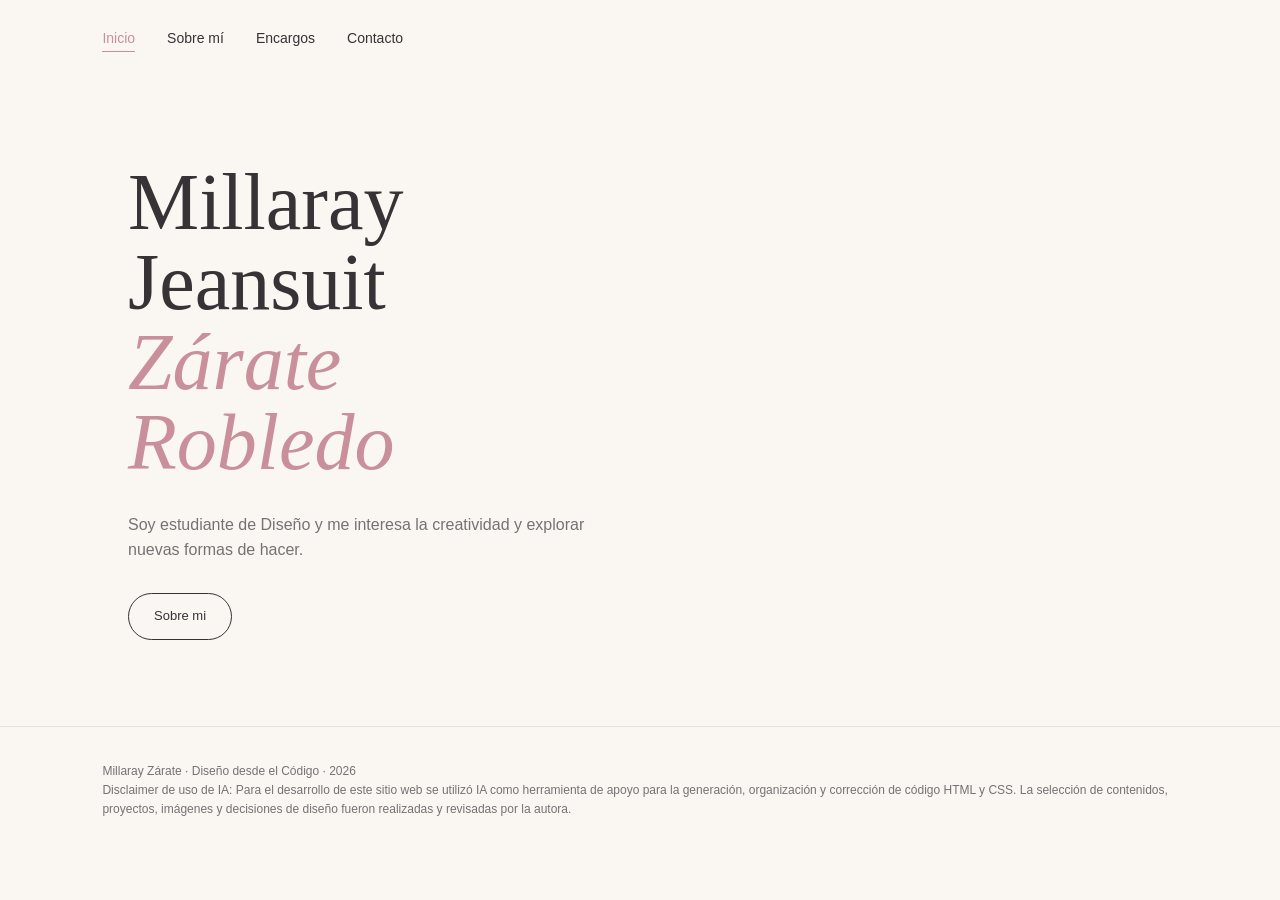
<file: index.html>
<!DOCTYPE html>
<html lang="es">

<head>
    <meta charset="UTF-8">
    <meta name="viewport" content="width=device-width, initial-scale=1.0">

    <title>Mi página | Inicio</title>

    <link rel="stylesheet" href="estilo.css">
</head>

<body>

    <header>

        <nav>


            <ul>
                <li><a href="index.html" class="activo">Inicio</a></li>
                <li><a href="info.html">Sobre mí</a></li>
                <li><a href="encargos.html">Encargos</a></li>
                <li><a href="contacto.html">Contacto</a></li>
            </ul>

        </nav>

    </header>


    <main>

        <section class="inicio">

            <div class="texto">

                <h1>
                    Millaray Jeansuit
                    <em>Zárate Robledo</em>
                </h1>

                <p class="descripcion">
                    Soy estudiante de Diseño y me interesa
                    la creatividad y explorar
                    nuevas formas de hacer.
                </p>

                <a href="info.html" class="boton">
                    Sobre mi
                </a>

            </div>

            </div>

        </section>


    </main>

</body>
  <footer>

    <p>
        Millaray Zárate · Diseño desde el Código · 2026
    </p>

    <p class="disclaimer">
        Disclaimer de uso de IA: Para el desarrollo de este sitio web
        se utilizó IA como herramienta de apoyo para la generación,
        organización y corrección de código HTML y CSS. La selección de
        contenidos, proyectos, imágenes y decisiones de diseño fueron
        realizadas y revisadas por la autora.
    </p>

</footer>
</html>
</file>
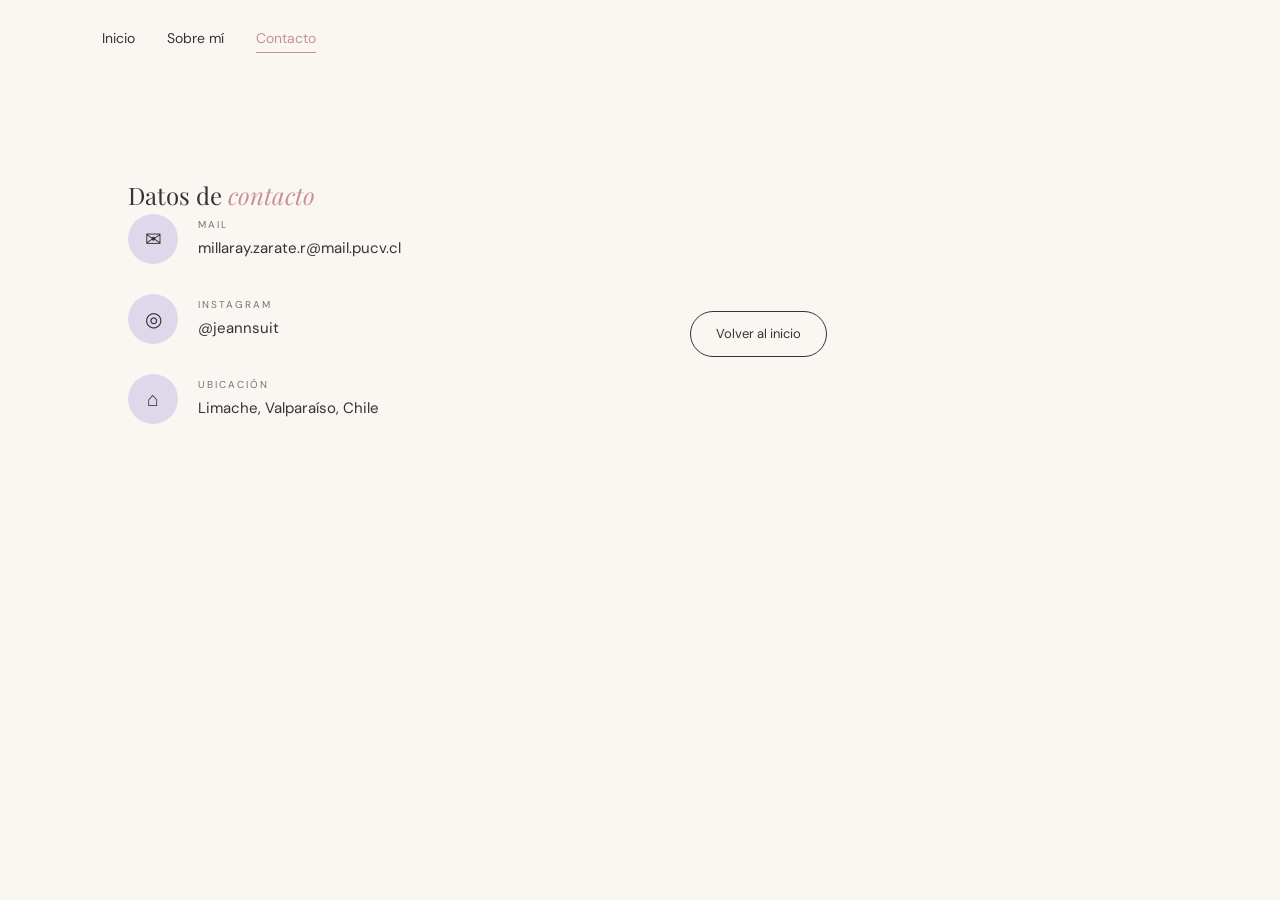
<file: contacto.html>
<!DOCTYPE html>
<html lang="es">

<head>

    <meta charset="UTF-8">
    <meta name="viewport" content="width=device-width, initial-scale=1.0">

    <title>Contacto | Millaray Zárate Robledo</title>

    <link rel="preconnect" href="https://fonts.googleapis.com">
    <link rel="preconnect" href="https://fonts.gstatic.com" crossorigin>

    <link href="https://fonts.googleapis.com/css2?family=DM+Sans:wght@400;500;600&family=Playfair+Display:ital,wght@0,400;0,500;1,400&display=swap" rel="stylesheet">

    <link rel="stylesheet" href="estilo.css">

</head>

<body>

<header>

    <nav>

        <ul class="menu">

            <li>
                <a href="index.html">
                    Inicio
                </a>
            </li>

            <li>
                <a href="info.html">
                    Sobre mí
                </a>
            </li>

            <li>
                <a href="contacto.html" class="activo">
                    Contacto
                </a>
            </li>

        </ul>

    </nav>

</header>


<main class="pagina">


    <!-- TÍTULO -->

    <section class="titulo-pagina">

        <h1>
            Datos de 
            <em>contacto</em>
        </h1>

    </section>


    <!-- CONTACTO -->

    <section class="contacto">

        <div class="contacto-info">

            <div class="contacto-item">

                <span>✉</span>

                <div>
                    <small>MAIL</small>
                    <p>millaray.zarate.r@mail.pucv.cl</p>
                </div>

            </div>


            <div class="contacto-item">

                <span>◎</span>

                <div>
                    <small>INSTAGRAM</small>
                    <p>@jeannsuit</p>
                </div>

            </div>


            <div class="contacto-item">

                <span>⌂</span>

                <div>
                    <small>UBICACIÓN</small>
                    <p>Limache, Valparaíso, Chile</p>
                </div>

            </div>

        </div>


        <!-- MENSAJE -->

        <div class="mensaje-contacto">

            <a href="index.html" class="boton">
                Volver al inicio
            </a>

        </div>

    </section>

</main>

</body>
</html>
</file>
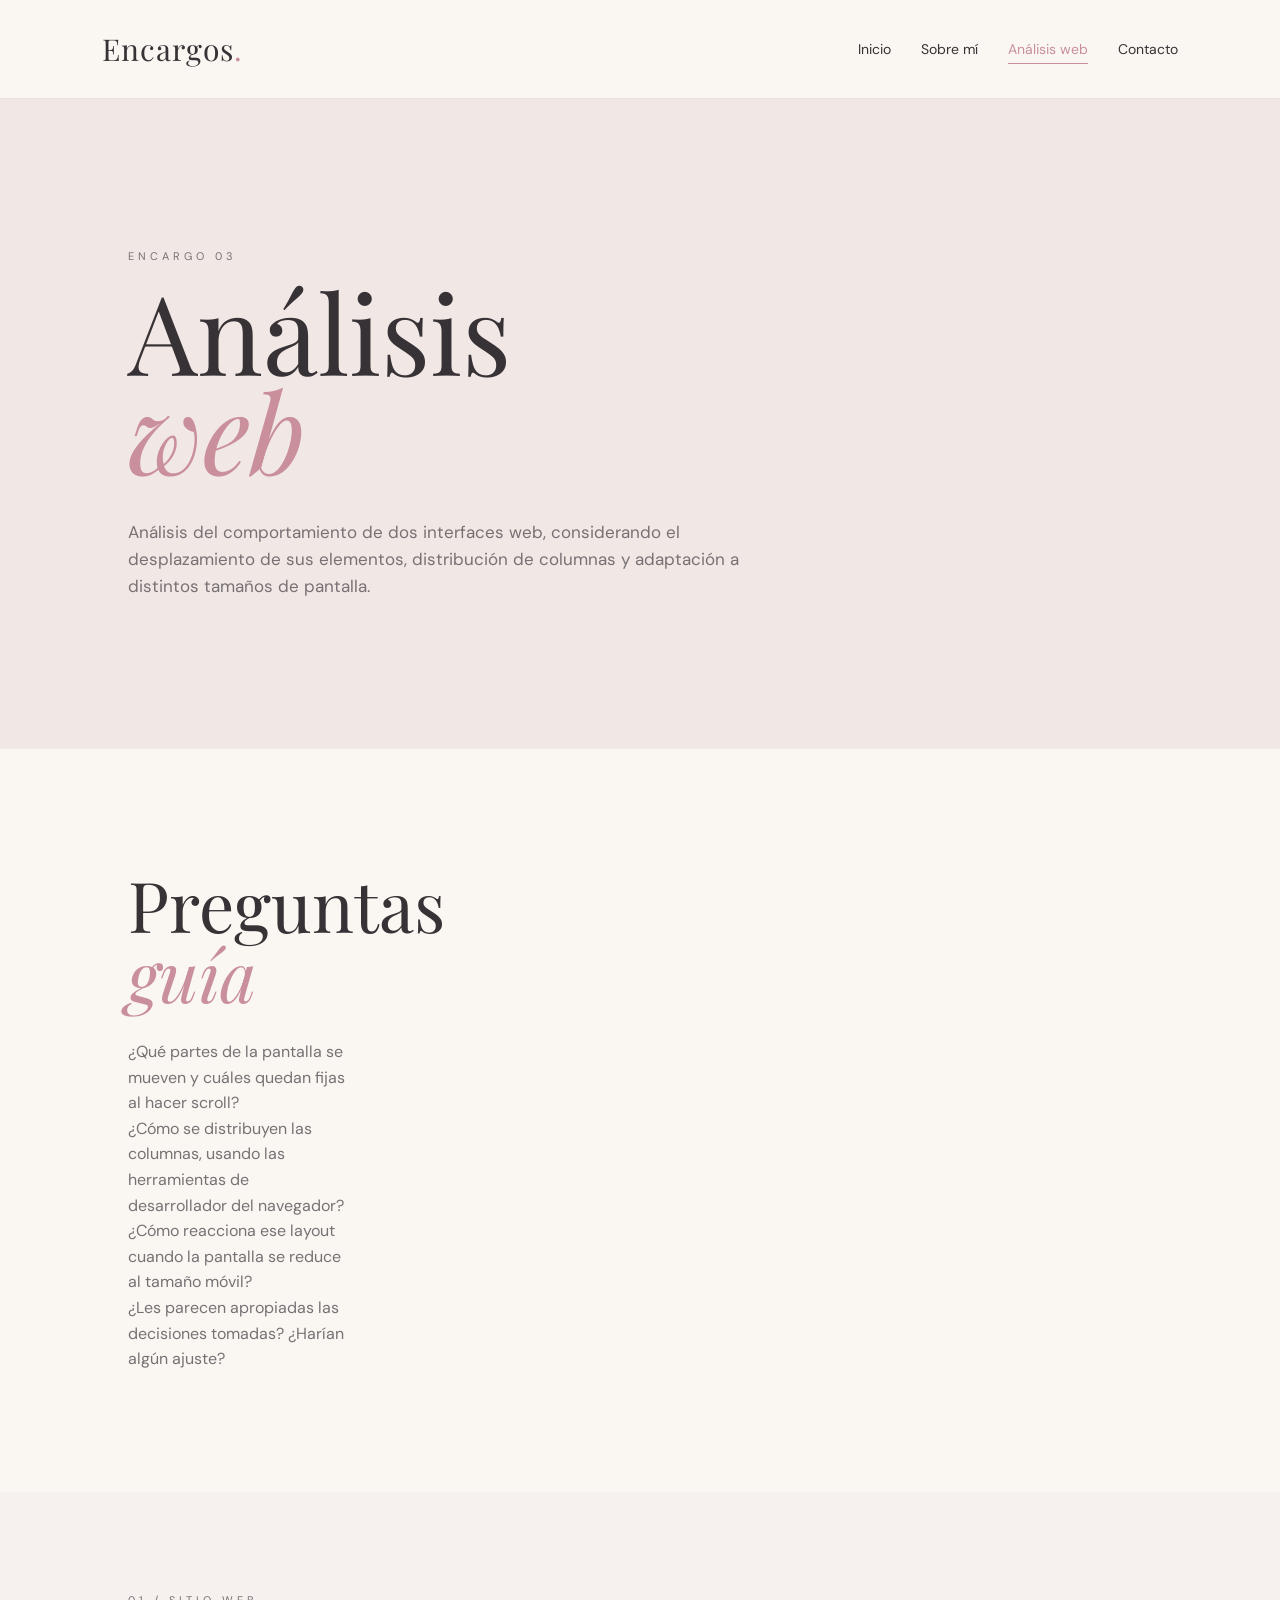
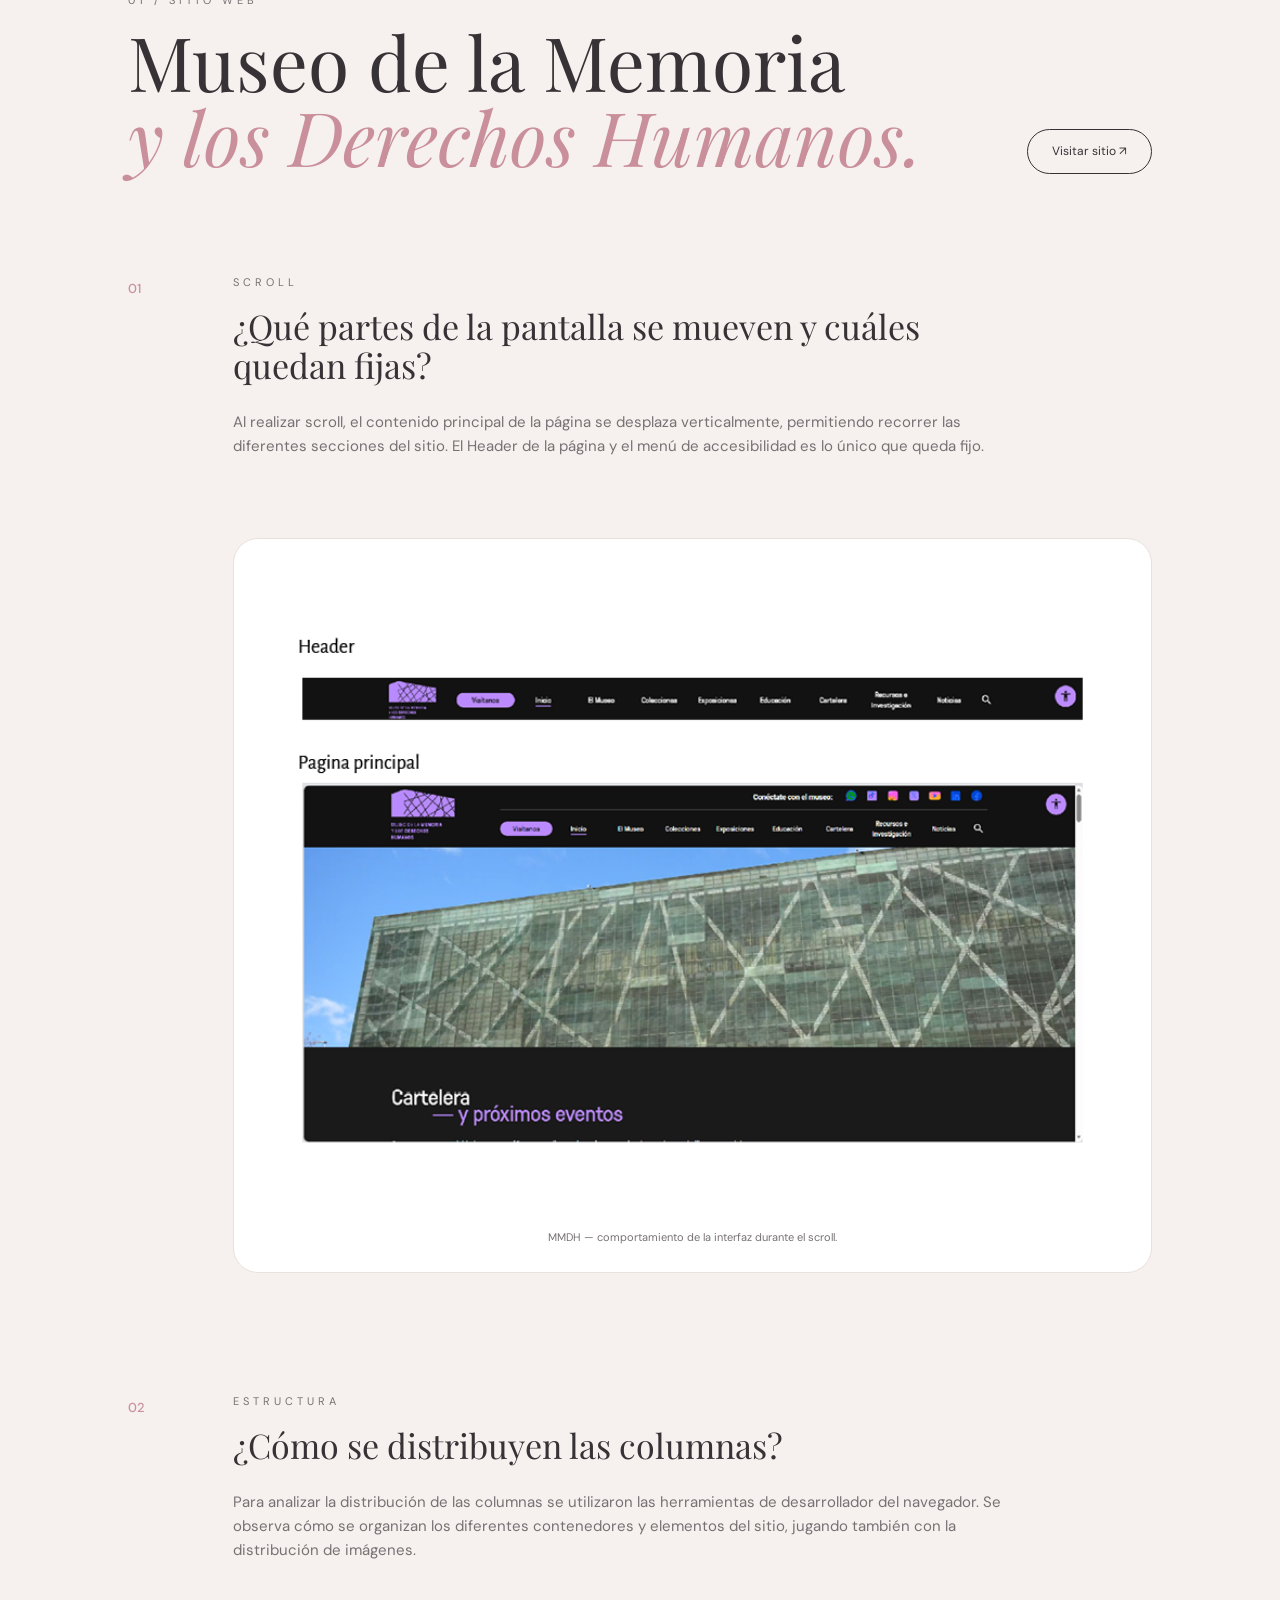
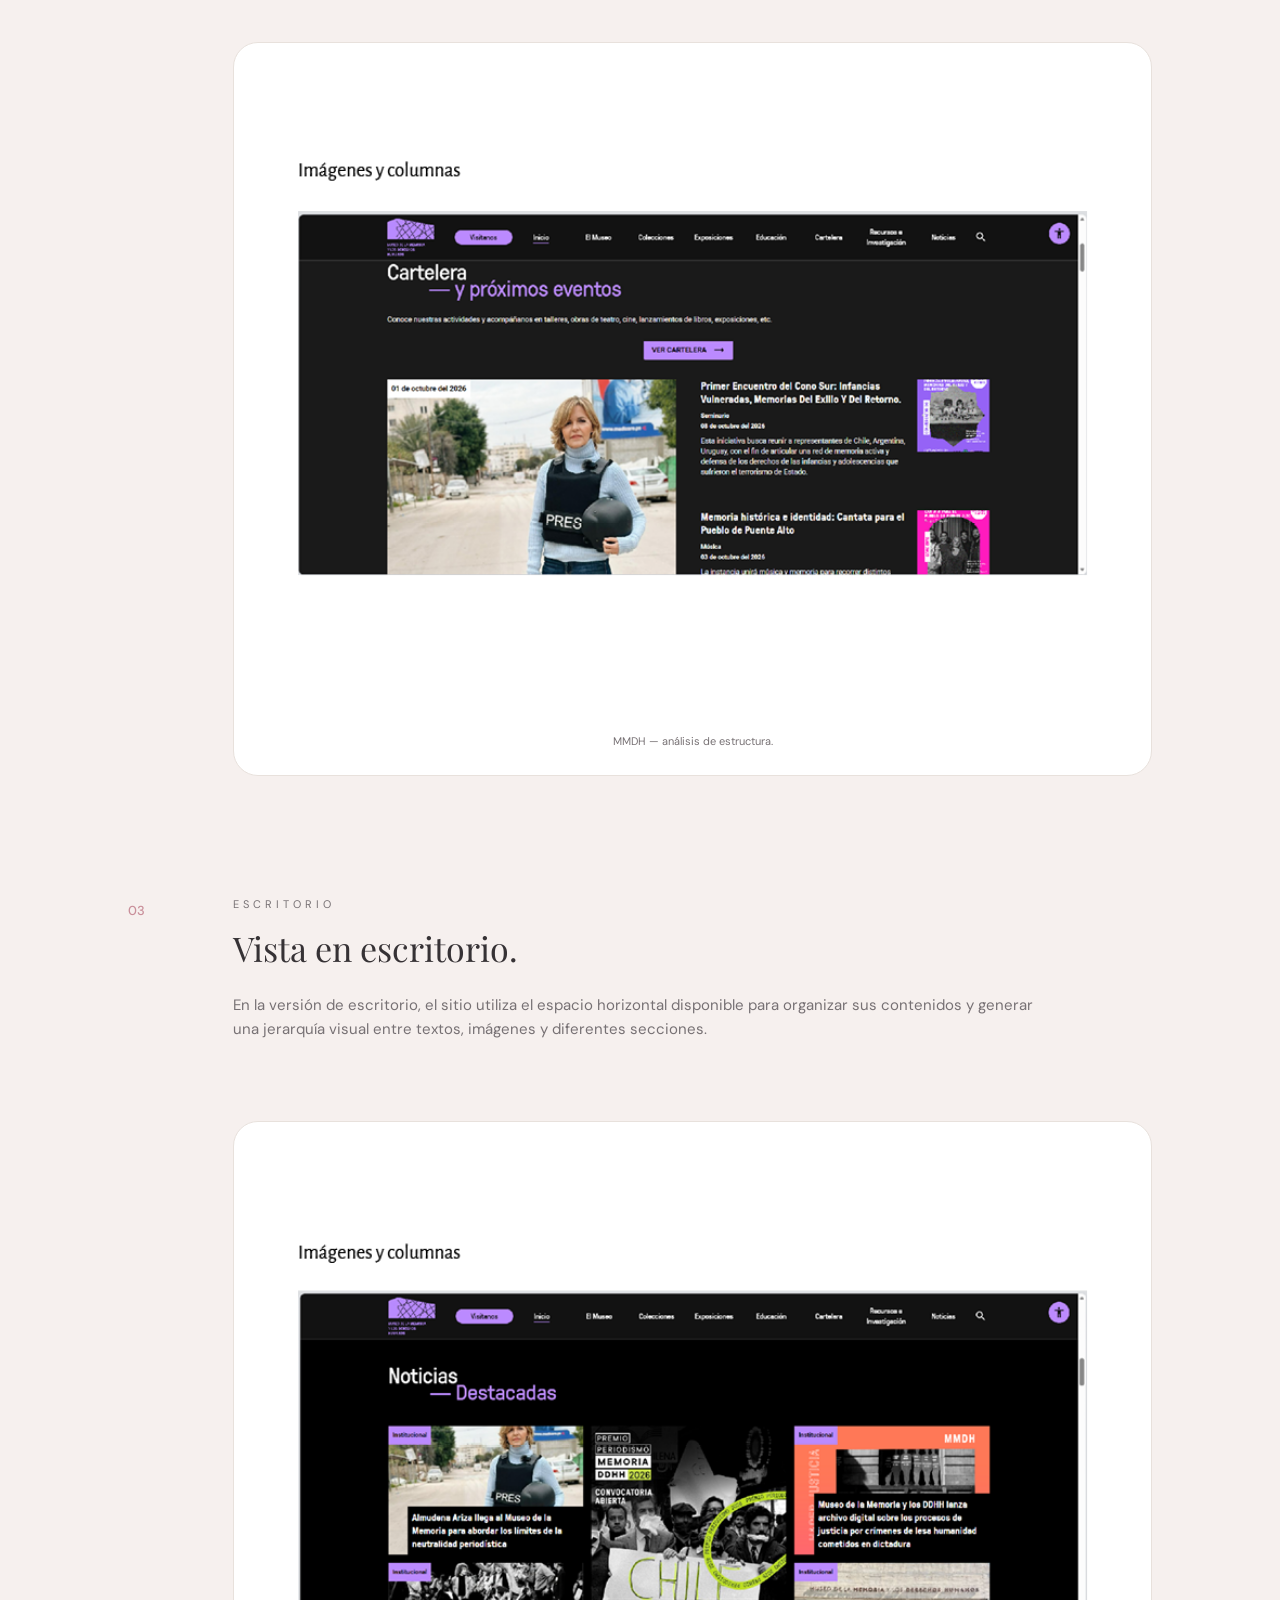
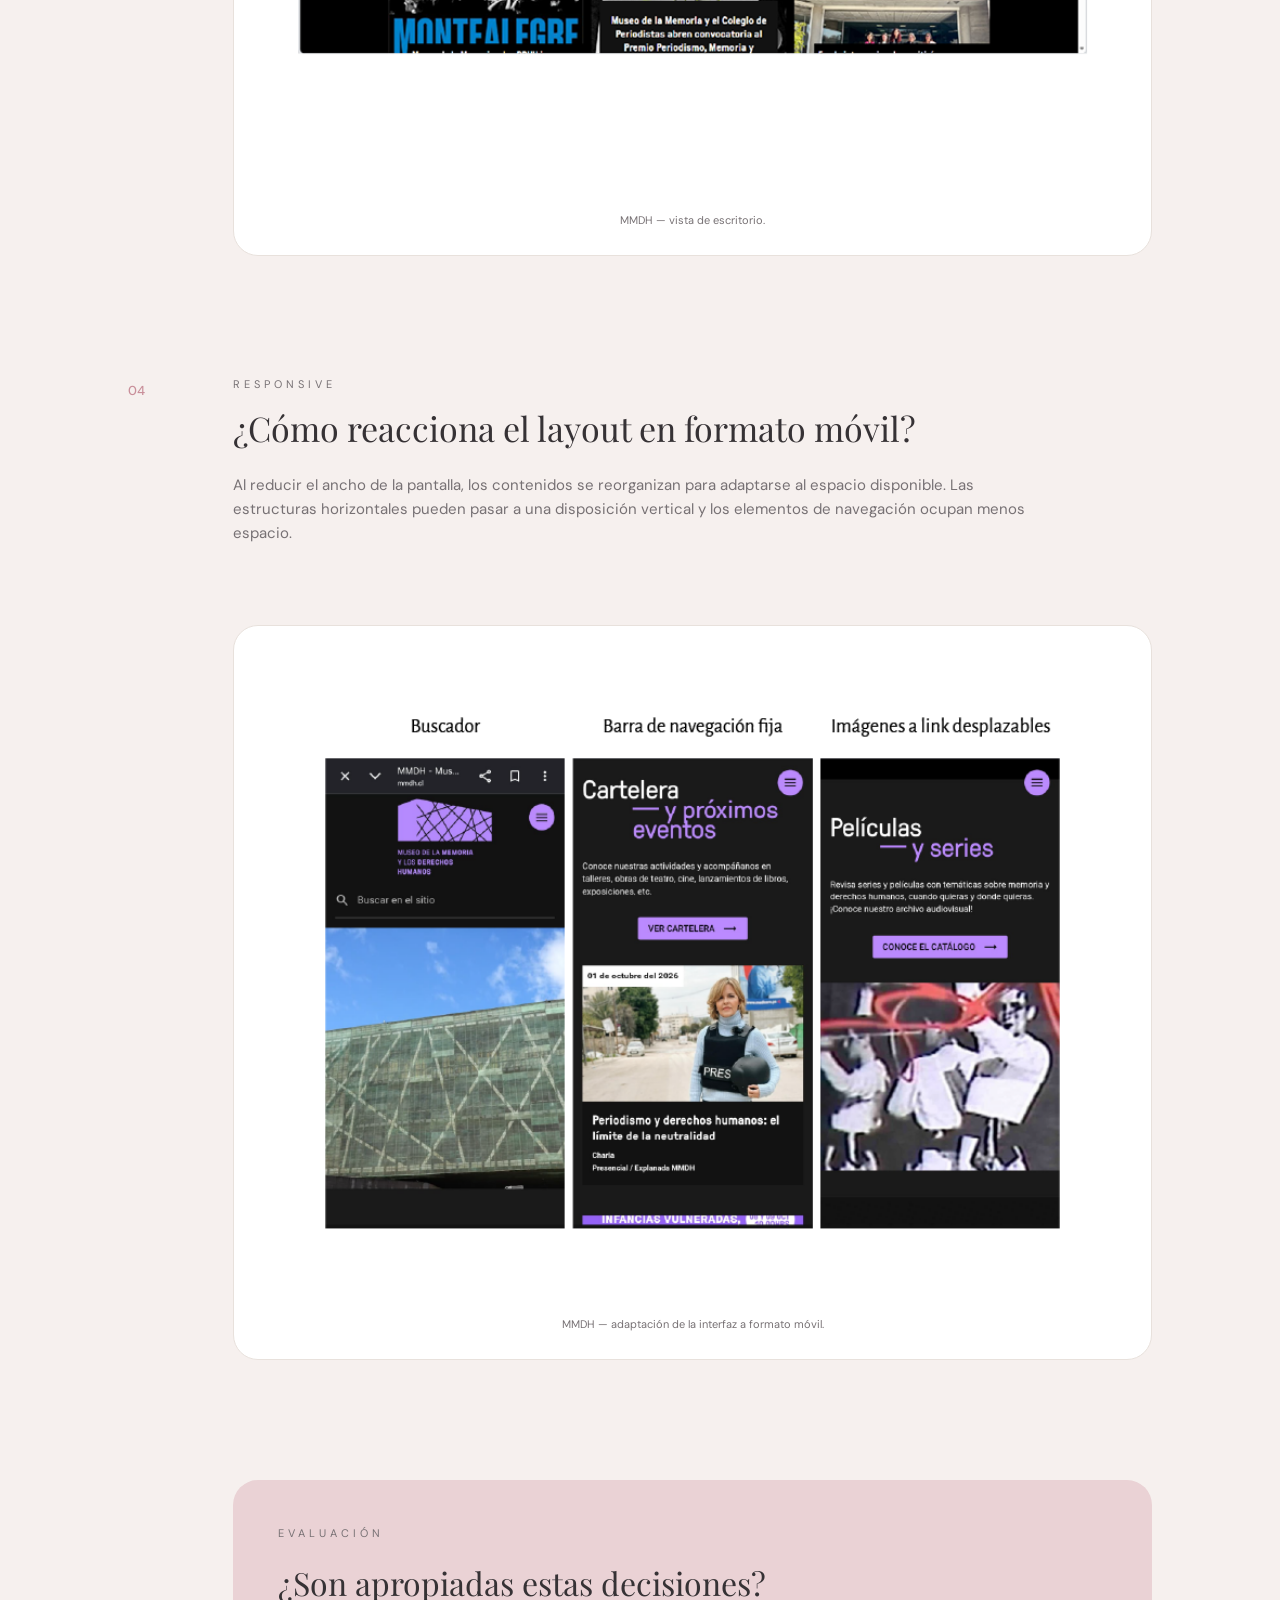
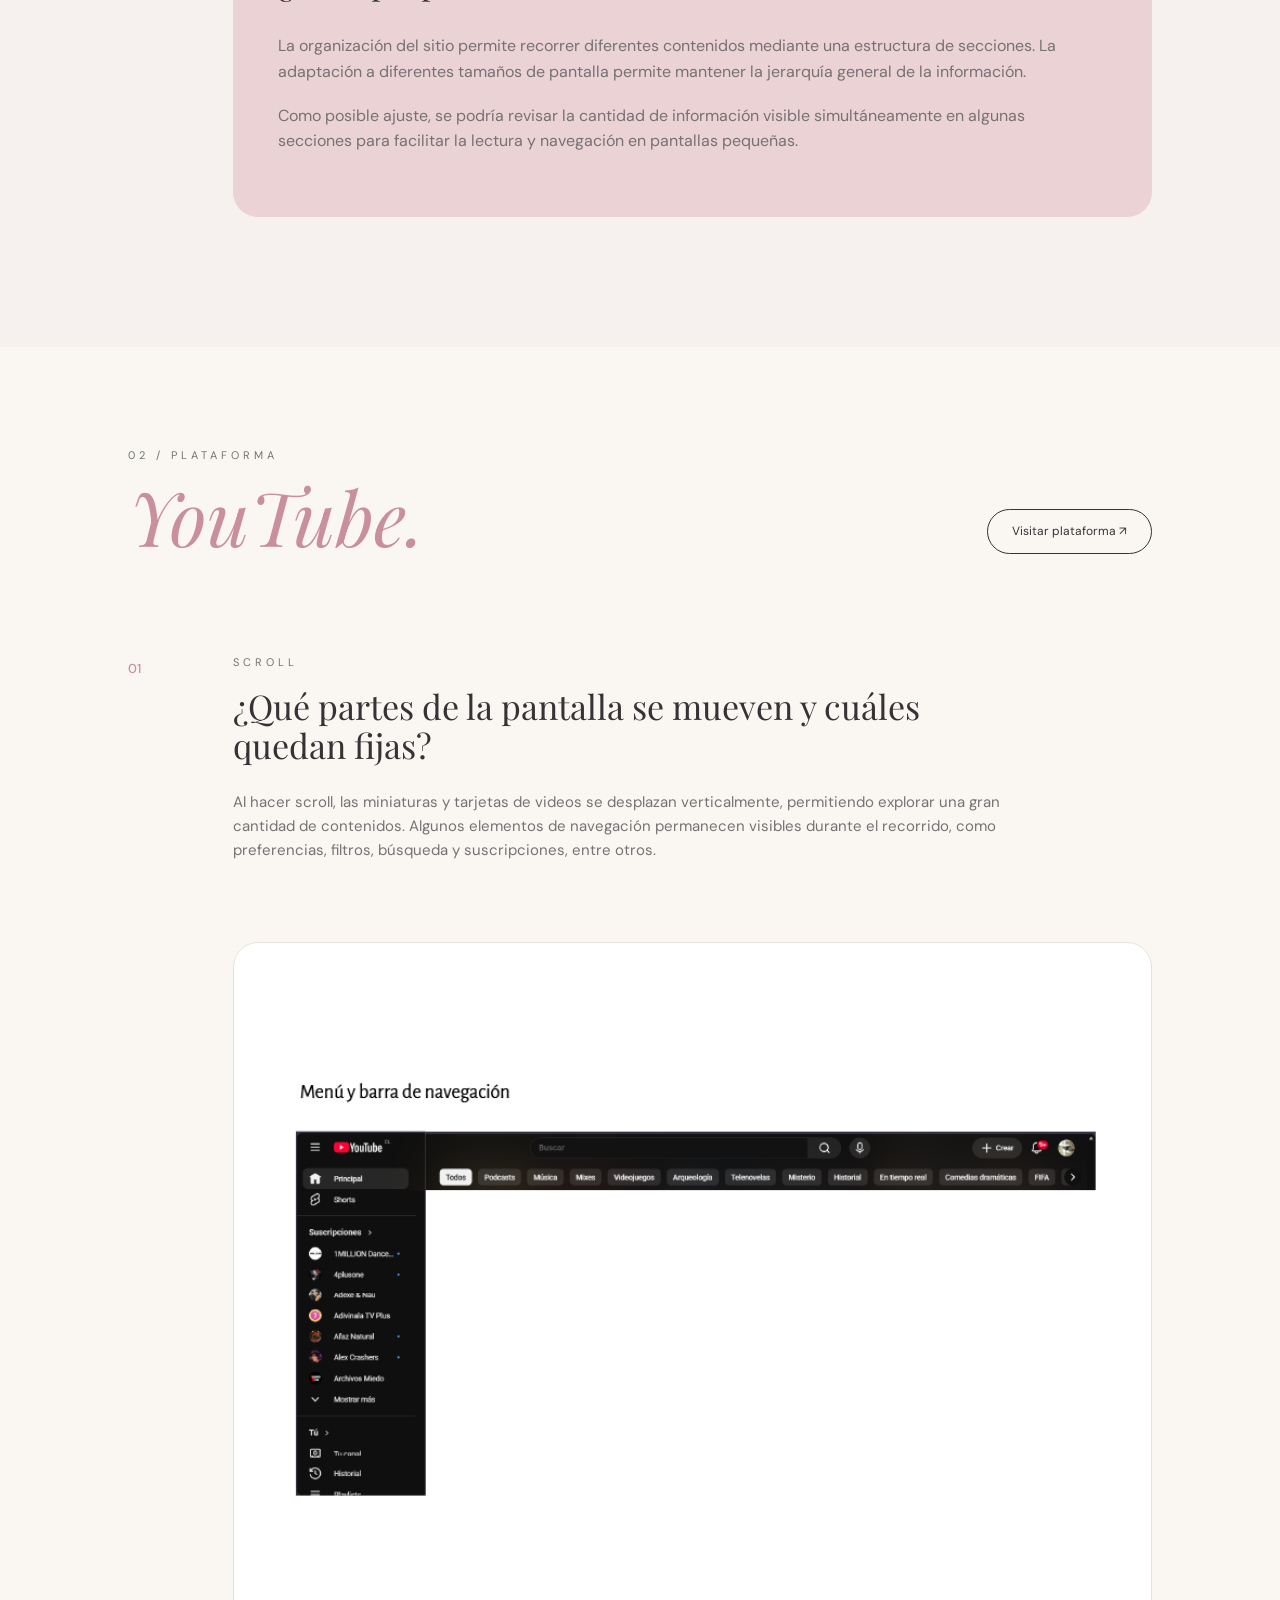
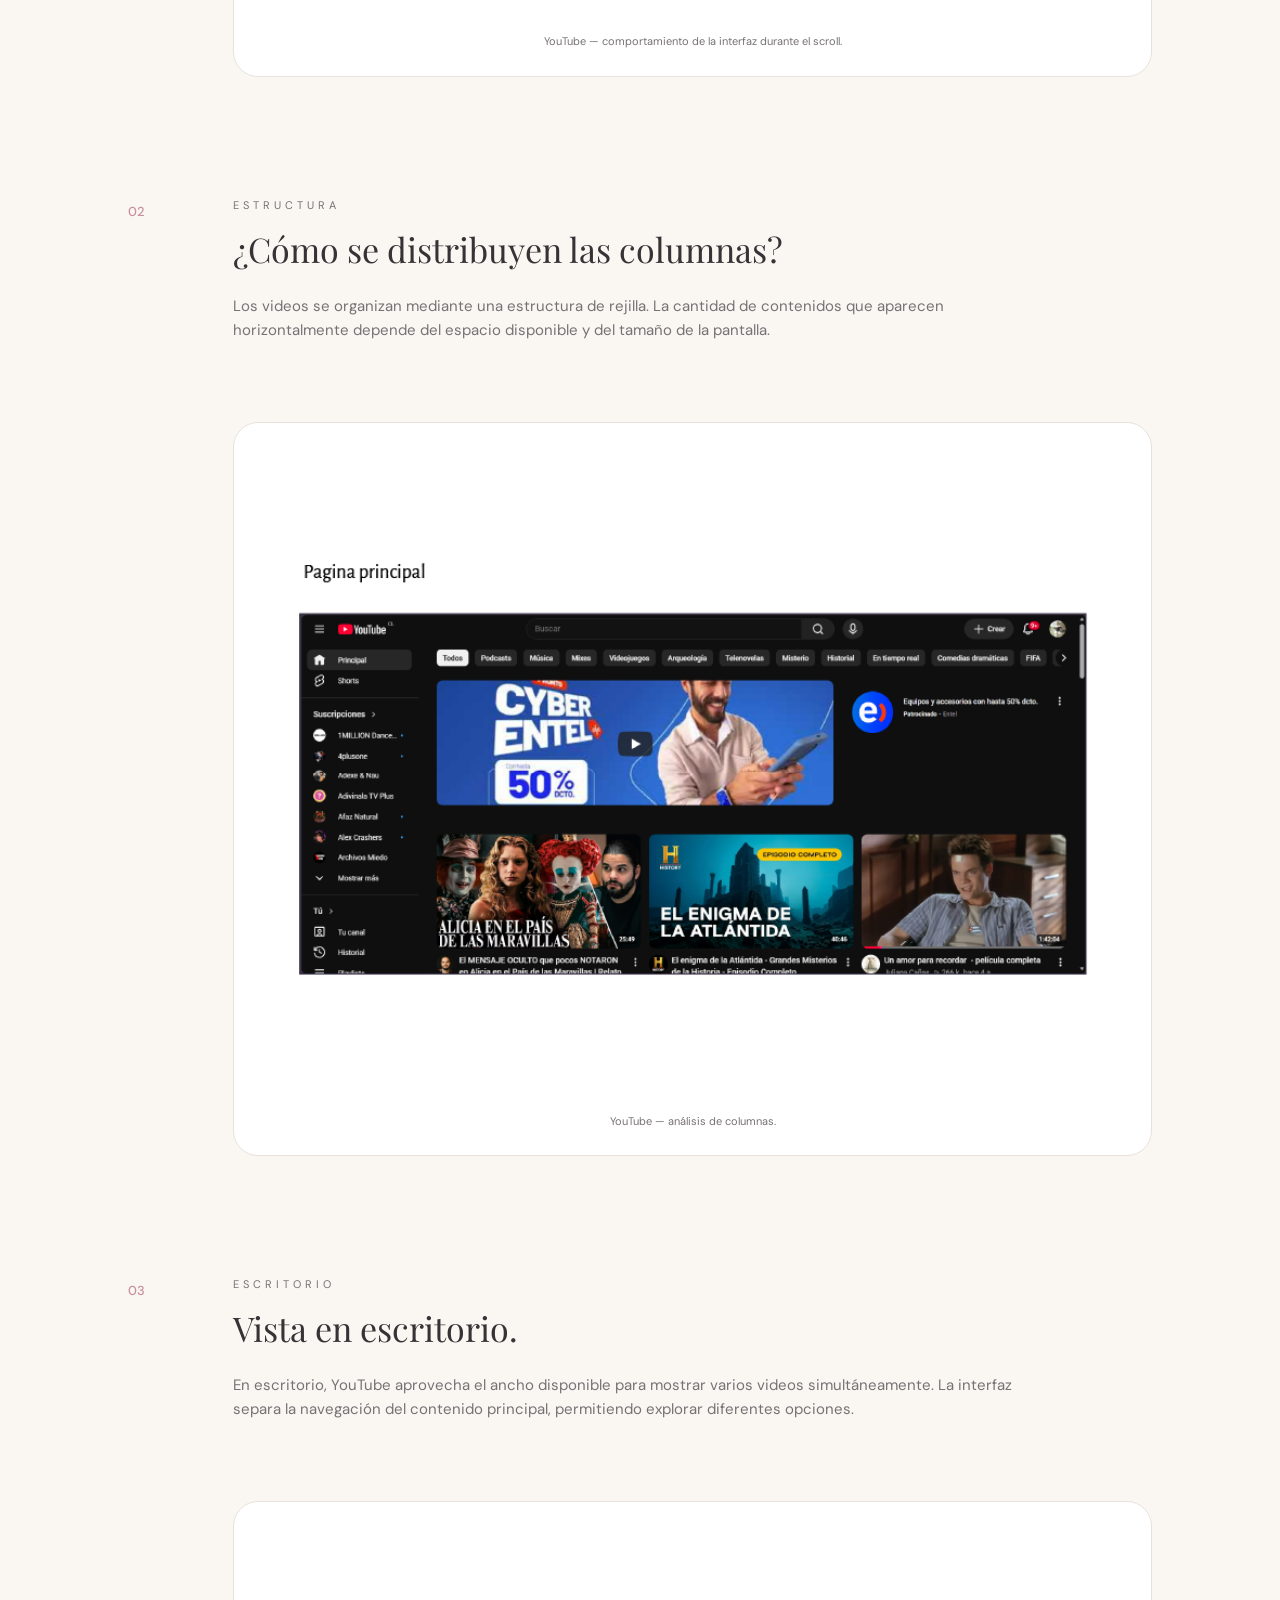
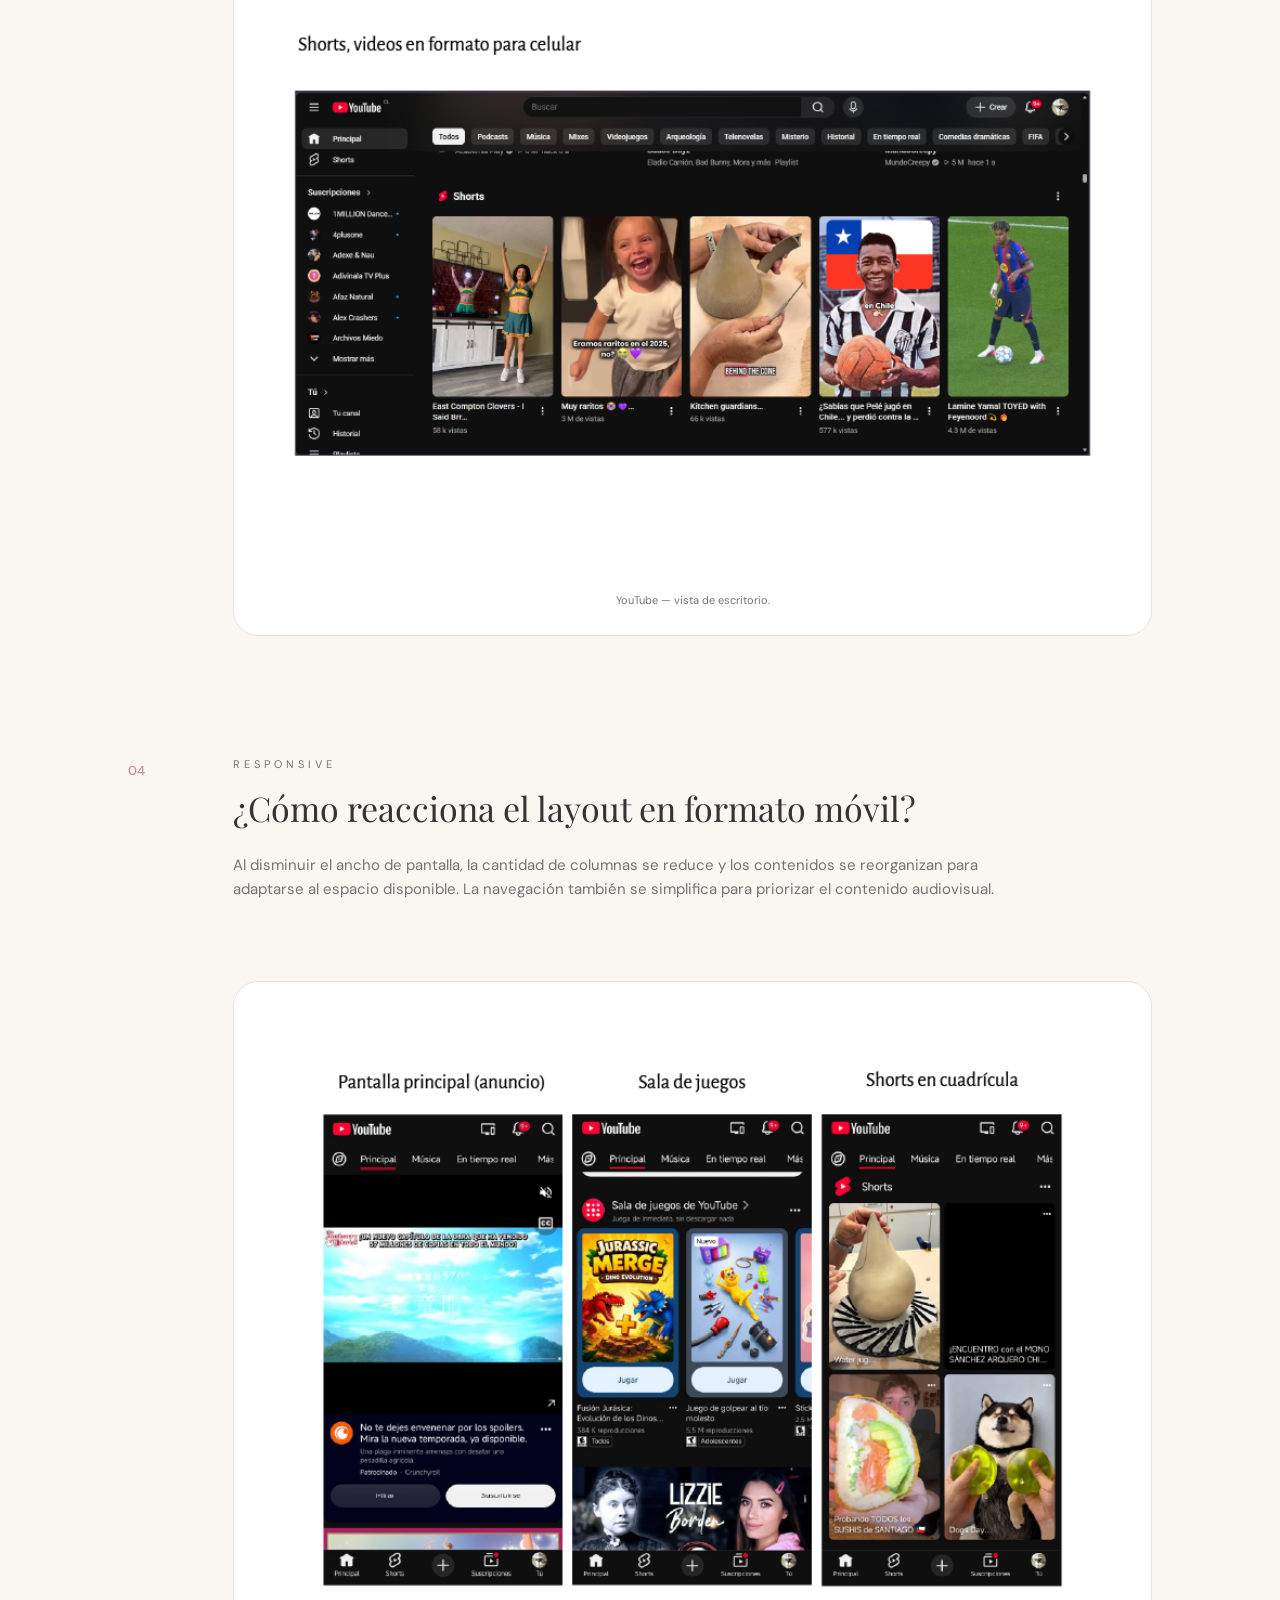
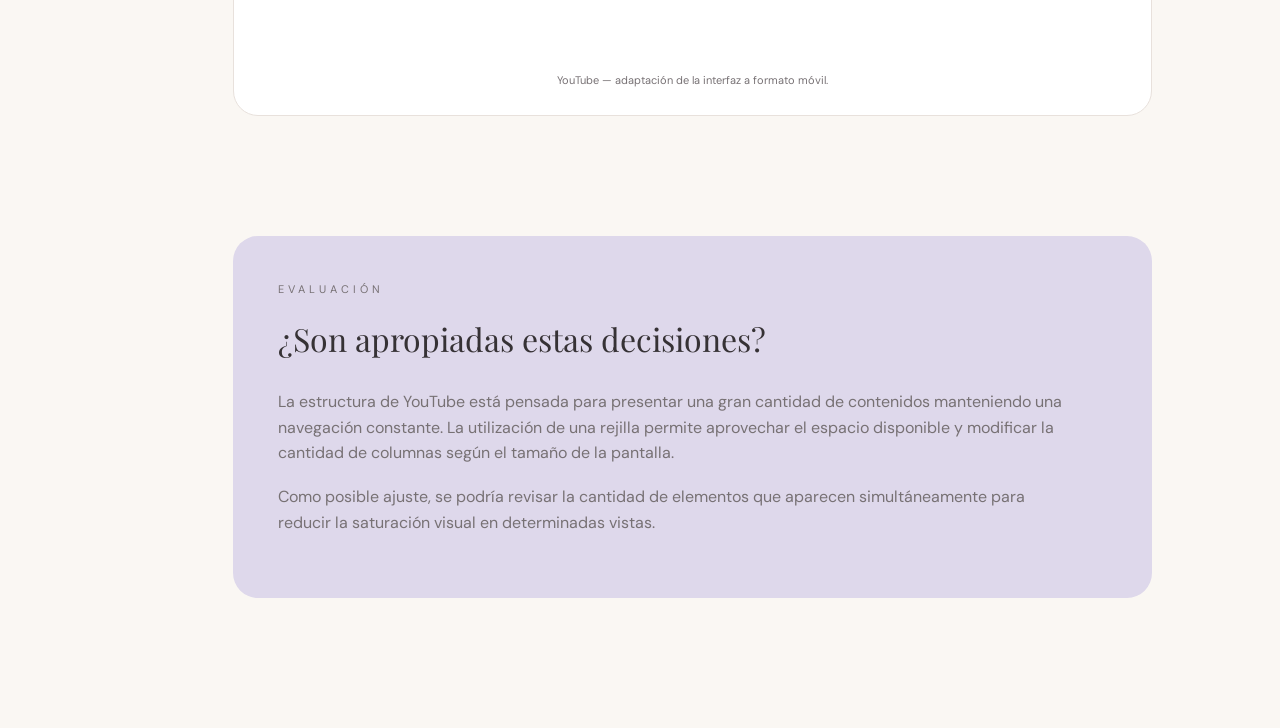
<file: encargos.html>
<!DOCTYPE html>
<html lang="es">

<head>

    <meta charset="UTF-8">
    <meta name="viewport" content="width=device-width, initial-scale=1.0">

    <title>Análisis Web | Portafolio</title>

    <link rel="stylesheet" href="analisis.css">

</head>


<body>


    <!-- =========================
         NAVEGACIÓN
    ========================== -->

    <header>

        <nav>

            <a href="index.html" class="logo">
                Encargos<span>.</span>
            </a>

            <ul>

                <li>
                    <a href="index.html">
                        Inicio
                    </a>
                </li>

                <li>
                    <a href="info.html">
                        Sobre mí
                    </a>
                </li>

                <li>
                    <a href="analisis.html" class="activo">
                        Análisis web
                    </a>
                </li>

                <li>
                    <a href="contacto.html">
                        Contacto
                    </a>
                </li>

            </ul>

        </nav>

    </header>



    <!-- =========================
         PORTADA
    ========================== -->

    <main>

        <section class="hero">

            <p class="etiqueta">
                ENCARGO 03
            </p>

            <h1>
                Análisis
                <em>web</em>
            </h1>

            <p class="intro">

                Análisis del comportamiento de dos interfaces web,
                considerando el desplazamiento de sus elementos,
                distribución de columnas y adaptación a distintos
                tamaños de pantalla.

            </p>

        </section>



        <!-- =========================
             INTRODUCCIÓN
        ========================== -->

        <section class="introduccion">


            <div>

                <h2>
                    Preguntas
                    <em>guía</em>
                </h2>

                <p>
                    ¿Qué partes de la pantalla se mueven y cuáles quedan
                  fijas al hacer scroll?                
                  </p>          
              <p>
                  ¿Cómo se distribuyen las columnas, usando las herramientas
                  de desarrollador del navegador?
                  </p>
              <p>
                  ¿Cómo reacciona ese layout cuando la pantalla se reduce al
                  tamaño móvil?
                </p>
               <p>   
                  ¿Les parecen apropiadas las decisiones tomadas? ¿Harían
                  algún ajuste?
                </p>

            </div>

        </section>



        <!-- ==================================================
             MMDH
        =================================================== -->

        <section class="analisis-seccion" id="mmdh">


            <div class="sitio-titulo">

                <div>

                    <p class="etiqueta">
                        01 / SITIO WEB
                    </p>

                    <h2>
                        Museo de la Memoria
                        <em>y los Derechos Humanos.</em>
                    </h2>

                </div>


                <a
                    class="boton"
                    href="https://mmdh.cl/"
                    target="_blank"
                    rel="noopener noreferrer"
                >
                    Visitar sitio ↗
                </a>

            </div>



            <div class="contenido-web">


                <!-- SCROLL -->

                <article class="analysis-item">

                    <div class="numero-seccion">
                        01
                    </div>

                    <div class="analysis-texto">

                        <p class="etiqueta">
                            SCROLL
                        </p>

                        <h3>
                            ¿Qué partes de la pantalla se mueven
                            y cuáles quedan fijas?
                        </h3>

                        <p>

                            Al realizar scroll, el contenido principal
                            de la página se desplaza verticalmente,
                            permitiendo recorrer las diferentes secciones
                            del sitio. El Header de la página y el menú
                            de accesibilidad es lo único que queda fijo.

                        </p>

                    </div>


                    <div class="analysis-image">

                        <img
                            src="imagenes/imagn.png"
                            alt="MMDH comportamiento durante el scroll"
                        >

                        <p class="caption">
                            MMDH — comportamiento de la interfaz durante el scroll.
                        </p>

                    </div>

                </article>



                <!-- COLUMNAS -->

                <article class="analysis-item">

                    <div class="numero-seccion">
                        02
                    </div>

                    <div class="analysis-texto">

                        <p class="etiqueta">
                            ESTRUCTURA
                        </p>

                        <h3>
                            ¿Cómo se distribuyen
                            las columnas?
                        </h3>

                        <p>

                            Para analizar la distribución de las columnas
                            se utilizaron las herramientas de desarrollador
                            del navegador. Se observa cómo se organizan
                            los diferentes contenedores y elementos del
                            sitio, jugando también con la distribución
                            de imágenes.

                        </p>

                    </div>


                    <div class="analysis-image">

                        <img
                            src="imagenes/imagn2.png"
                            alt="MMDH análisis de columnas en DevTools"
                        >

                        <p class="caption">
                            MMDH — análisis de estructura.
                        </p>

                    </div>

                </article>



                <!-- ESCRITORIO -->

                <article class="analysis-item">

                    <div class="numero-seccion">
                        03
                    </div>

                    <div class="analysis-texto">

                        <p class="etiqueta">
                            ESCRITORIO
                        </p>

                        <h3>
                            Vista en escritorio.
                        </h3>

                        <p>

                            En la versión de escritorio, el sitio utiliza
                            el espacio horizontal disponible para organizar
                            sus contenidos y generar una jerarquía visual
                            entre textos, imágenes y diferentes secciones.

                        </p>

                    </div>


                    <div class="analysis-image">

                        <img
                            src="imagenes/imagn3.png"
                            alt="MMDH vista escritorio"
                        >

                        <p class="caption">
                            MMDH — vista de escritorio.
                        </p>

                    </div>

                </article>



                <!-- MÓVIL -->

                <article class="analysis-item">

                    <div class="numero-seccion">
                        04
                    </div>

                    <div class="analysis-texto">

                        <p class="etiqueta">
                            RESPONSIVE
                        </p>

                        <h3>
                            ¿Cómo reacciona el layout
                            en formato móvil?
                        </h3>

                        <p>

                            Al reducir el ancho de la pantalla,
                            los contenidos se reorganizan para
                            adaptarse al espacio disponible.
                            Las estructuras horizontales pueden
                            pasar a una disposición vertical y
                            los elementos de navegación ocupan
                            menos espacio.

                        </p>

                    </div>


                    <div class="analysis-image">

                        <img
                            src="imagenes/imgn5.png"
                            alt="MMDH vista móvil"
                        >

                        <p class="caption">
                            MMDH — adaptación de la interfaz a formato móvil.
                        </p>

                    </div>

                </article>



                <!-- EVALUACIÓN -->

                <div class="evaluation">

                    <p class="etiqueta">
                        EVALUACIÓN
                    </p>

                    <h3>
                        ¿Son apropiadas estas decisiones?
                    </h3>

                    <p>

                        La organización del sitio permite recorrer
                        diferentes contenidos mediante una estructura
                        de secciones. La adaptación a diferentes
                        tamaños de pantalla permite mantener la
                        jerarquía general de la información.

                    </p>

                    <p>

                        Como posible ajuste, se podría revisar la
                        cantidad de información visible simultáneamente
                        en algunas secciones para facilitar la lectura
                        y navegación en pantallas pequeñas.

                    </p>

                </div>


            </div>

        </section>



        <!-- ==================================================
             YOUTUBE
        =================================================== -->

        <section class="analisis-seccion youtube" id="youtube">


            <div class="sitio-titulo">

                <div>

                    <p class="etiqueta">
                        02 / PLATAFORMA
                    </p>

                    <h2>
                        <em>YouTube.</em>
                    </h2>

                </div>


                <a
                    class="boton"
                    href="https://www.youtube.com/"
                    target="_blank"
                    rel="noopener noreferrer"
                >
                    Visitar plataforma ↗
                </a>

            </div>



            <div class="contenido-web">


                <!-- SCROLL -->

                <article class="analysis-item">

                    <div class="numero-seccion">
                        01
                    </div>

                    <div class="analysis-texto">

                        <p class="etiqueta">
                            SCROLL
                        </p>

                        <h3>
                            ¿Qué partes de la pantalla se mueven
                            y cuáles quedan fijas?
                        </h3>

                        <p>

                            Al hacer scroll, las miniaturas y tarjetas
                            de videos se desplazan verticalmente,
                            permitiendo explorar una gran cantidad
                            de contenidos. Algunos elementos de
                            navegación permanecen visibles durante
                            el recorrido, como preferencias, filtros,
                            búsqueda y suscripciones, entre otros.

                        </p>

                    </div>


                    <div class="analysis-image">

                        <img
                            src="imagenes/yt2.png"
                            alt="YouTube comportamiento durante el scroll"
                        >

                        <p class="caption">
                            YouTube — comportamiento de la interfaz durante el scroll.
                        </p>

                    </div>

                </article>



                <!-- COLUMNAS -->

                <article class="analysis-item">

                    <div class="numero-seccion">
                        02
                    </div>

                    <div class="analysis-texto">

                        <p class="etiqueta">
                            ESTRUCTURA
                        </p>

                        <h3>
                            ¿Cómo se distribuyen
                            las columnas?
                        </h3>

                        <p>

                            Los videos se organizan mediante una
                            estructura de rejilla. La cantidad de
                            contenidos que aparecen horizontalmente
                            depende del espacio disponible y del tamaño
                            de la pantalla.

                        </p>

                    </div>


                    <div class="analysis-image">

                        <img
                            src="imagenes/yt1.png"
                            alt="YouTube análisis de columnas en DevTools"
                        >

                        <p class="caption">
                            YouTube — análisis de columnas.
                        </p>

                    </div>

                </article>



                <!-- ESCRITORIO -->

                <article class="analysis-item">

                    <div class="numero-seccion">
                        03
                    </div>

                    <div class="analysis-texto">

                        <p class="etiqueta">
                            ESCRITORIO
                        </p>

                        <h3>
                            Vista en escritorio.
                        </h3>

                        <p>

                            En escritorio, YouTube aprovecha el ancho
                            disponible para mostrar varios videos
                            simultáneamente. La interfaz separa la
                            navegación del contenido principal,
                            permitiendo explorar diferentes opciones.

                        </p>

                    </div>


                    <div class="analysis-image">

                        <img
                            src="imagenes/yt3.png"
                            alt="YouTube vista escritorio"
                        >

                        <p class="caption">
                            YouTube — vista de escritorio.
                        </p>

                    </div>

                </article>



                <!-- MÓVIL -->

                <article class="analysis-item">

                    <div class="numero-seccion">
                        04
                    </div>

                    <div class="analysis-texto">

                        <p class="etiqueta">
                            RESPONSIVE
                        </p>

                        <h3>
                            ¿Cómo reacciona el layout
                            en formato móvil?
                        </h3>

                        <p>

                            Al disminuir el ancho de pantalla,
                            la cantidad de columnas se reduce y
                            los contenidos se reorganizan para
                            adaptarse al espacio disponible.
                            La navegación también se simplifica
                            para priorizar el contenido audiovisual.

                        </p>

                    </div>


                    <div class="analysis-image">

                        <img
                            src="imagenes/yt4.png"
                            alt="YouTube vista móvil"
                        >

                        <p class="caption">
                            YouTube — adaptación de la interfaz a formato móvil.
                        </p>

                    </div>

                </article>



                <!-- EVALUACIÓN -->

                <div class="evaluation">

                    <p class="etiqueta">
                        EVALUACIÓN
                    </p>

                    <h3>
                        ¿Son apropiadas estas decisiones?
                    </h3>

                    <p>

                        La estructura de YouTube está pensada para
                        presentar una gran cantidad de contenidos
                        manteniendo una navegación constante.
                        La utilización de una rejilla permite
                        aprovechar el espacio disponible y modificar
                        la cantidad de columnas según el tamaño
                        de la pantalla.

                    </p>

                    <p>

                        Como posible ajuste, se podría revisar la
                        cantidad de elementos que aparecen
                        simultáneamente para reducir la saturación
                        visual en determinadas vistas.

                    </p>

                </div>


            </div>

        </section>


    </main>

</body>

</html>
</file>
<file: estilo.css>
/* =====================================================
   ESTILO GENERAL
   Portafolio personal
===================================================== */


/* =====================================================
   COLORES
===================================================== */

:root {

    --crema: #faf7f3;
    --crema-oscura: #f1e7e5;

    --rosa: #ead2d5;
    --rosa-oscuro: #c98f9a;

    --lila: #ded8eb;
    --celeste: #d9e6e3;

    --texto: #363235;
    --gris: #777174;

    --blanco: #ffffff;

    --borde: #e8e1dc;

}


/* =====================================================
   CONFIGURACIÓN GENERAL
===================================================== */

* {
    margin: 0;
    padding: 0;
    box-sizing: border-box;
}


html {
    scroll-behavior: smooth;
}


body {

    background: var(--crema);

    color: var(--texto);

    font-family: "DM Sans", sans-serif;

    line-height: 1.6;

}


a {
    color: inherit;
    text-decoration: none;
}


img {
    width: 100%;
    display: block;
}


h1,
h2,
h3 {

    font-family: "Playfair Display", serif;

    font-weight: 400;

}


em {

    color: var(--rosa-oscuro);

    font-style: italic;

}


/* =====================================================
   MENÚ DE NAVEGACIÓN
===================================================== */

header {

    width: 100%;

    padding: 25px 8%;

    background: var(--crema);

}


nav {

    display: flex;

    justify-content: space-between;

    align-items: center;

}


.logo {

    font-family: "Playfair Display", serif;

    font-size: 30px;

    letter-spacing: 1px;

}


.logo span {

    color: var(--rosa-oscuro);

}


nav ul {

    display: flex;

    align-items: center;

    gap: 32px;

    list-style: none;

}


nav ul li a {

    position: relative;

    font-size: 14px;

    color: var(--texto);

    transition: .3s;

}


nav ul li a:hover {

    color: var(--rosa-oscuro);

}


nav ul li a.activo {

    color: var(--rosa-oscuro);

}


/* Línea debajo de la página activa */

nav ul li a::after {

    content: "";

    position: absolute;

    left: 0;

    bottom: -6px;

    width: 0;

    height: 1px;

    background: var(--rosa-oscuro);

    transition: .3s;

}


nav ul li a:hover::after,
nav ul li a.activo::after {

    width: 100%;

}


/* =====================================================
   ELEMENTOS GENERALES
===================================================== */

.etiqueta {

    margin-bottom: 15px;

    color: var(--gris);

    font-size: 11px;

    letter-spacing: 4px;

    text-transform: uppercase;

}


/* =====================================================
   BOTONES
===================================================== */

.boton {

    display: inline-block;

    padding: 12px 25px;

    border: 1px solid var(--texto);

    border-radius: 30px;

    font-size: 13px;

    transition: .3s;

}


.boton:hover {

    background: var(--texto);

    color: var(--blanco);

    transform: translateY(-3px);

}


/* =====================================================
   PÁGINA DE INICIO
===================================================== */

.inicio {

    min-height: 650px;

    padding: 80px 10%;

    display: grid;

    grid-template-columns: 1fr 1fr;

    align-items: center;

    gap: 80px;

}


/* Texto principal */

.inicio h1 {

    margin-bottom: 30px;

    font-size: clamp(55px, 7vw, 80px);

    line-height: 1;

}


.inicio h1 em {

    display: block;

}


.descripcion {

    max-width: 500px;

    margin-bottom: 30px;

    color: var(--gris);

}


/* =====================================================
   IMAGEN PRINCIPAL DEL INICIO
===================================================== */

.imagen-principal {

    display: flex;

    justify-content: center;

    align-items: center;

}


.forma {

    width: 330px;

    height: 430px;

    display: flex;

    justify-content: center;

    align-items: center;

    border-radius: 170px 170px 25px 25px;

    background: var(--rosa);

    color: var(--gris);

    transition: .4s;

}


.forma:hover {

    transform: translateY(-8px);

}


/* =====================================================
   SECCIÓN BIENVENIDA
===================================================== */

.bienvenida {

    padding: 120px 15%;

    text-align: center;

    background: var(--crema-oscura);

}


.bienvenida h2 {

    max-width: 800px;

    margin: auto;

    font-size: clamp(40px, 5vw, 55px);

    line-height: 1.1;

}


.bienvenida p:not(.etiqueta) {

    max-width: 550px;

    margin: 25px auto 35px;

    color: var(--gris);

}


/* =====================================================
   TARJETAS DE INICIO
===================================================== */

.tarjetas {

    padding: 120px 10%;

    display: grid;

    grid-template-columns: repeat(3, 1fr);

    gap: 25px;

}


.tarjeta {

    min-height: 260px;

    padding: 35px;

    border-radius: 25px;

    transition: .3s;

}


.tarjeta:hover {

    transform: translateY(-8px);

}


.tarjeta.rosa {

    background: var(--rosa);

}


.tarjeta.lila {

    background: var(--lila);

}


.tarjeta.celeste {

    background: var(--celeste);

}


.tarjeta span {

    font-size: 12px;

    color: var(--gris);

}


.tarjeta h3 {

    margin-top: 65px;

    margin-bottom: 15px;

    font-size: 28px;

}


.tarjeta p {

    color: var(--gris);

    font-size: 14px;

}


/* =====================================================
   PÁGINAS INTERIORES
   INFO / CONTACTO
===================================================== */

.pagina {

    padding: 100px 10% 120px;

}


/* =====================================================
   TÍTULO DE PÁGINAS
===================================================== */

.titulo {

    max-width: 800px;

    margin-bottom: 110px;

}


.titulo h1 {

    margin-bottom: 30px;

    font-size: clamp(55px, 7vw, 80px);

    line-height: 1;

}


.titulo p:last-child {

    max-width: 600px;

    color: var(--gris);

}


/* =====================================================
   SECCIÓN SOBRE MI FORMACIÓN
===================================================== */

.contenido {

    display: grid;

    grid-template-columns: 1fr 1fr;

    gap: 100px;

    align-items: center;

    margin-bottom: 140px;

}


/* Imagen */

.foto {

    height: 500px;

    display: flex;

    justify-content: center;

    align-items: center;

    overflow: hidden;

    border-radius: 250px 250px 25px 25px;

    background: var(--lila);

    color: var(--gris);

}


.foto img {

    width: 100%;

    height: 100%;

    object-fit: cover;

}


/* Texto */

.texto-info h2 {

    margin-bottom: 25px;

    font-size: 50px;

    line-height: 1.1;

}


.texto-info p:not(.etiqueta) {

    margin-bottom: 20px;

    color: var(--gris);

}


/* =====================================================
   TALLERES / DATOS
===================================================== */

.datos {

    margin-bottom: 140px;

}


.datos h2 {

    margin-bottom: 50px;

    font-size: 50px;

    line-height: 1.1;

}


.datos-grid {

    display: grid;

    grid-template-columns: repeat(4, 1fr);

    gap: 20px;

}


.datos-grid div {

    min-height: 150px;

    padding: 25px 10px;

    border-top: 1px solid var(--borde);

    transition: .3s;

}


.datos-grid div:hover {

    padding-left: 18px;

    background: var(--crema-oscura);

}


.datos-grid span {

    color: var(--rosa-oscuro);

    font-size: 12px;

}


.datos-grid h3 {

    margin: 15px 0 5px;

    font-size: 24px;

}


.datos-grid p {

    color: var(--gris);

    font-size: 14px;

}


/* =====================================================
   PROYECTOS
===================================================== */

.proyectos {

    margin-bottom: 140px;

}


.proyectos h2 {

    margin-bottom: 50px;

    font-size: 50px;

    line-height: 1.1;

}


.proyectos-grid {

    display: grid;

    grid-template-columns: repeat(3, 1fr);

    gap: 25px;

}


/* Tarjeta de proyecto */

.proyecto {

    overflow: hidden;

    background: var(--blanco);

    border: 1px solid var(--borde);

    border-radius: 25px;

    transition: .4s;

}


.proyecto:hover {

    transform: translateY(-8px);

    box-shadow: 0 15px 35px rgba(70, 60, 60, .08);

}


/* Imagen */

.proyecto-imagen {

    width: 100%;

    height: 260px;

    overflow: hidden;

    background: var(--lila);

}


.proyecto-imagen img {

    width: 100%;

    height: 100%;

    object-fit: cover;

    transition: .5s;

}


.proyecto:hover .proyecto-imagen img {

    transform: scale(1.05);

}


/* Información */

.proyecto-texto {

    padding: 30px;

}


.proyecto-texto span {

    color: var(--gris);

    font-size: 10px;

    letter-spacing: 2px;

}


.proyecto-texto h3 {

    margin: 15px 0;

    font-size: 27px;

    line-height: 1.1;

}


.proyecto-texto p {

    color: var(--gris);

    font-size: 14px;

}


/* =====================================================
   ÁREAS DE INTERÉS
===================================================== */

.intereses {

    display: grid;

    grid-template-columns: .8fr 1.2fr;

    gap: 80px;

    margin-bottom: 140px;

}


.intereses h2 {

    font-size: 50px;

    line-height: 1.1;

}


.intereses-grid {

    display: grid;

    grid-template-columns: 1fr 1fr;

    gap: 20px;

}


.intereses-grid article {

    padding: 30px;

    background: var(--blanco);

    border: 1px solid var(--borde);

    border-radius: 20px;

    transition: .3s;

}


.intereses-grid article:hover {

    background: var(--lila);

    transform: translateY(-5px);

}


.intereses-grid span {

    color: var(--gris);

    font-size: 11px;

}


.intereses-grid h3 {

    margin: 20px 0 10px;

    font-size: 25px;

}


.intereses-grid p {

    color: var(--gris);

    font-size: 14px;

}


/* =====================================================
   HABILIDADES
===================================================== */

.habilidades {

    margin-bottom: 60px;

}


.habilidades h2 {

    margin-bottom: 50px;

    font-size: 50px;

    line-height: 1.1;

}


.habilidades-lista {

    border-top: 1px solid var(--borde);

}


.habilidades-lista div {

    display: flex;

    justify-content: space-between;

    align-items: center;

    padding: 22px 10px;

    border-bottom: 1px solid var(--borde);

    transition: .3s;

}


.habilidades-lista div:hover {

    padding-left: 25px;

    background: var(--rosa);

}


.habilidades-lista strong {

    font-family: "Playfair Display", serif;

    font-size: 20px;

    font-weight: 400;

}


.habilidades-lista span {

    color: var(--gris);

    font-size: 12px;

}


/* =====================================================
   CONTACTO
===================================================== */

.contacto {

    display: grid;

    grid-template-columns: 1fr 1fr;

    gap: 100px;

    align-items: center;

}


.datos-contacto h2 {

    margin-bottom: 50px;

    font-size: 50px;

    line-height: 1.1;

}


.contacto-item {

    display: flex;

    align-items: center;

    gap: 20px;

    margin-bottom: 30px;

}


.contacto-item > span {

    width: 50px;

    height: 50px;

    display: flex;

    justify-content: center;

    align-items: center;

    flex-shrink: 0;

    border-radius: 50%;

    background: var(--lila);

    font-size: 20px;

}


.contacto-item small {

    display: block;

    margin-bottom: 3px;

    color: var(--gris);

    font-size: 10px;

    letter-spacing: 2px;

}


.contacto-item p {

    font-size: 15px;

}


/* =====================================================
   MENSAJE DE CONTACTO
===================================================== */

.mensaje {

    padding: 70px 50px;

    text-align: center;

    background: var(--rosa);

    border-radius: 250px 250px 25px 25px;

}


.flor {

    margin-bottom: 20px;

    font-size: 40px;

}


.mensaje h2 {

    margin-bottom: 20px;

    font-size: 42px;

    line-height: 1.1;

}


.mensaje p {

    margin-bottom: 30px;

    color: var(--gris);

}


/* =====================================================
   FOOTER
===================================================== */

footer {

    padding: 35px 8%;

    border-top: 1px solid var(--borde);

    color: var(--gris);

    font-size: 12px;

}


/* =====================================================
   TABLET
===================================================== */

@media (max-width: 900px) {


    .inicio {

        grid-template-columns: 1fr;

        text-align: center;

        gap: 50px;

    }


    .descripcion {

        margin-left: auto;

        margin-right: auto;

    }


    .imagen-principal {

        margin-top: 20px;

    }


    .contenido {

        grid-template-columns: 1fr;

        gap: 60px;

    }


    .intereses {

        grid-template-columns: 1fr;

        gap: 50px;

    }


    .contacto {

        grid-template-columns: 1fr;

        gap: 60px;

    }


    .tarjetas {

        grid-template-columns: 1fr 1fr;

    }


    .proyectos-grid {

        grid-template-columns: 1fr 1fr;

    }


    .datos-grid {

        grid-template-columns: 1fr 1fr;

    }

}


/* =====================================================
   CELULAR
===================================================== */

@media (max-width: 600px) {


    /* Menú */

    header {

        padding: 20px;

    }


    nav {

        flex-direction: column;

        gap: 20px;

    }


    nav ul {

        gap: 18px;

    }


    nav ul li a {

        font-size: 13px;

    }


    /* Inicio */

    .inicio {

        padding: 70px 7%;

    }


    .inicio h1 {

        font-size: 55px;

    }


    .forma {

        width: 260px;

        height: 350px;

    }


    /* Bienvenida */

    .bienvenida {

        padding: 90px 8%;

    }


    .bienvenida h2 {

        font-size: 40px;

    }


    /* Tarjetas */

    .tarjetas {

        padding: 90px 7%;

        grid-template-columns: 1fr;

    }


    /* Páginas */

    .pagina {

        padding: 80px 7%;

    }


    .titulo {

        margin-bottom: 70px;

    }


    .titulo h1 {

        font-size: 55px;

    }


    /* Formación */

    .foto {

        height: 400px;

    }


    .texto-info h2 {

        font-size: 40px;

    }


    /* Talleres */

    .datos h2 {

        font-size: 40px;

    }


    .datos-grid {

        grid-template-columns: 1fr;

    }


    /* Proyectos */

    .proyectos h2 {

        font-size: 40px;

    }


    .proyectos-grid {

        grid-template-columns: 1fr;

    }


    .proyecto-imagen {

        height: 230px;

    }


    /* Intereses */

    .intereses h2 {

        font-size: 40px;

    }


    .intereses-grid {

        grid-template-columns: 1fr;

    }


    /* Habilidades */

    .habilidades h2 {

        font-size: 40px;

    }


    .habilidades-lista strong {

        font-size: 17px;

    }


    /* Contacto */

    .datos-contacto h2 {

        font-size: 40px;

    }


    .mensaje {

        padding: 60px 30px;

    }


    .mensaje h2 {

        font-size: 35px;

    }
   
.disclaimer {
    max-width: 700px;
    margin-top: 15px;
    font-size: 11px;
    color: var(--gris);
    line-height: 1.5;
}

}
</file>
<file: analisis.css>
/* =====================================================
   ANÁLISIS WEB
===================================================== */


/* =====================================================
   FUENTES
===================================================== */

@import url('https://fonts.googleapis.com/css2?family=DM+Sans:wght@400;500;600&family=Playfair+Display:ital,wght@0,400;0,500;1,400&display=swap');


/* =====================================================
   COLORES
===================================================== */

:root {

    --crema: #faf7f3;

    --crema-oscura: #f1e7e5;

    --rosa: #ead2d5;

    --rosa-oscuro: #c98f9a;

    --lila: #ded8eb;

    --celeste: #d9e6e3;

    --texto: #363235;

    --gris: #777174;

    --blanco: #ffffff;

    --borde: #e8e1dc;

}


/* =====================================================
   CONFIGURACIÓN GENERAL
===================================================== */

* {

    margin: 0;

    padding: 0;

    box-sizing: border-box;

}


html {

    scroll-behavior: smooth;

}


body {

    background: var(--crema);

    color: var(--texto);

    font-family: "DM Sans", sans-serif;

    line-height: 1.6;

}


a {

    color: inherit;

    text-decoration: none;

}


h1,
h2,
h3 {

    font-family: "Playfair Display", serif;

    font-weight: 400;

}


em {

    color: var(--rosa-oscuro);

    font-style: italic;

}


/* =====================================================
   NAVEGACIÓN
===================================================== */

header {

    width: 100%;

    padding: 25px 8%;

    background: var(--crema);

    border-bottom: 1px solid var(--borde);

}


nav {

    display: flex;

    justify-content: space-between;

    align-items: center;

}


.logo {

    font-family: "Playfair Display", serif;

    font-size: 30px;

    letter-spacing: 1px;

}


.logo span {

    color: var(--rosa-oscuro);

}


nav ul {

    display: flex;

    align-items: center;

    gap: 30px;

    list-style: none;

}


nav ul li a {

    position: relative;

    font-size: 14px;

    transition: .3s;

}


nav ul li a:hover,
nav ul li a.activo {

    color: var(--rosa-oscuro);

}


nav ul li a::after {

    content: "";

    position: absolute;

    left: 0;

    bottom: -6px;

    width: 0;

    height: 1px;

    background: var(--rosa-oscuro);

    transition: .3s;

}


nav ul li a:hover::after,
nav ul li a.activo::after {

    width: 100%;

}


/* =====================================================
   ETIQUETAS
===================================================== */

.etiqueta {

    margin-bottom: 15px;

    color: var(--gris);

    font-size: 11px;

    letter-spacing: 4px;

    text-transform: uppercase;

}


/* =====================================================
   PORTADA
===================================================== */

.hero {

    min-height: 650px;

    padding: 100px 10%;

    display: flex;

    flex-direction: column;

    justify-content: center;

    background: var(--crema-oscura);

}


.hero h1 {

    max-width: 900px;

    font-size: clamp(65px, 9vw, 110px);

    line-height: .9;

}


.hero h1 em {

    display: block;

}


.intro {

    max-width: 650px;

    margin-top: 40px;

    color: var(--gris);

    font-size: 17px;

}


/* =====================================================
   INTRODUCCIÓN
===================================================== */

.introduccion {

    padding: 120px 10%;

    display: grid;

    grid-template-columns: 220px 1fr;

    gap: 70px;

}


.introduccion h2 {

    max-width: 750px;

    margin-bottom: 30px;

    font-size: clamp(45px, 6vw, 70px);

    line-height: 1;

}


.introduccion p:not(.etiqueta) {

    max-width: 650px;

    color: var(--gris);

}


/* =====================================================
   SECCIÓN DE CADA SITIO
===================================================== */

.analisis-seccion {

    padding: 100px 10% 130px;

}


.analisis-seccion:nth-of-type(odd) {

    background: #f6f0ee;

}


.analisis-seccion.youtube {

    background: var(--crema);

}


/* =====================================================
   TÍTULO DEL SITIO
===================================================== */

.sitio-titulo {

    margin-bottom: 100px;

    display: flex;

    justify-content: space-between;

    align-items: flex-end;

    gap: 50px;

}


.sitio-titulo h2 {

    max-width: 900px;

    font-size: clamp(45px, 6vw, 75px);

    line-height: 1;

}


.sitio-titulo h2 em {

    display: block;

}


/* =====================================================
   BOTÓN
===================================================== */

.boton {

    display: inline-block;

    padding: 12px 24px;

    border: 1px solid var(--texto);

    border-radius: 30px;

    font-size: 12px;

    white-space: nowrap;

    transition: .3s;

}


.boton:hover {

    background: var(--texto);

    color: var(--blanco);

    transform: translateY(-3px);

}


/* =====================================================
   CONTENIDO
===================================================== */

.contenido-web {

    max-width: 1200px;

    margin: auto;

}


/* =====================================================
   CADA ANÁLISIS
===================================================== */

.analysis-item {

    margin-bottom: 120px;

    display: grid;

    grid-template-columns: 70px 1fr;

    gap: 35px;

}


.numero-seccion {

    padding-top: 5px;

    color: var(--rosa-oscuro);

    font-size: 13px;

    font-weight: 500;

}


.analysis-texto {

    max-width: 800px;

}


.analysis-texto h3 {

    margin-bottom: 25px;

    font-size: 34px;

    line-height: 1.15;

}


.analysis-texto p:not(.etiqueta) {

    margin-bottom: 35px;

    color: var(--gris);

    font-size: 15px;

}


/* =====================================================
   IMÁGENES
===================================================== */

.analysis-image {

    grid-column: 2;

    margin-top: 10px;

    padding: 25px;

    background: var(--blanco);

    border: 1px solid var(--borde);

    border-radius: 25px;

}


.analysis-image img {

    width: 100%;

    max-width: 1100px;

    height: auto;

    display: block;

    margin: auto;

    object-fit: contain;

    border-radius: 12px;

}


.caption {

    margin-top: 15px;

    color: var(--gris);

    font-size: 11px;

    text-align: center;

}


/* =====================================================
   EVALUACIÓN
===================================================== */

.evaluation {

    margin-left: 105px;

    padding: 45px;

    background: var(--rosa);

    border-radius: 25px;

}


.youtube .evaluation {

    background: var(--lila);

}


.evaluation h3 {

    margin-bottom: 25px;

    font-size: 32px;

}


.evaluation p:not(.etiqueta) {

    max-width: 800px;

    margin-bottom: 18px;

    color: var(--gris);

}


/* =====================================================
   TABLET
===================================================== */

@media (max-width: 900px) {


    nav ul {

        gap: 18px;

    }


    nav ul li a {

        font-size: 12px;

    }


    .introduccion {

        grid-template-columns: 1fr;

        gap: 30px;

    }


    .sitio-titulo {

        align-items: flex-start;

        flex-direction: column;

    }


    .analysis-item {

        grid-template-columns: 50px 1fr;

    }


    .evaluation {

        margin-left: 85px;

    }

}


/* =====================================================
   CELULAR
===================================================== */

@media (max-width: 600px) {


    header {

        padding: 20px;

    }


    nav {

        flex-direction: column;

        gap: 20px;

    }


    nav ul {

        flex-wrap: wrap;

        justify-content: center;

        gap: 15px;

    }


    nav ul li a {

        font-size: 12px;

    }


    .hero {

        min-height: 550px;

        padding: 80px 7%;

    }


    .hero h1 {

        font-size: 58px;

    }


    .intro {

        font-size: 15px;

    }


    .introduccion {

        padding: 80px 7%;

    }


    .introduccion h2 {

        font-size: 45px;

    }


    .analisis-seccion {

        padding: 80px 7%;

    }


    .sitio-titulo {

        margin-bottom: 70px;

    }


    .sitio-titulo h2 {

        font-size: 48px;

    }


    .analysis-item {

        display: block;

        margin-bottom: 90px;

    }


    .numero-seccion {

        margin-bottom: 20px;

    }


    .analysis-texto h3 {

        font-size: 28px;

    }


    .analysis-image {

        margin-top: 30px;

        padding: 12px;

        border-radius: 18px;

    }


    .evaluation {

        margin-left: 0;

        padding: 30px;

        border-radius: 20px;

    }


    .evaluation h3 {

        font-size: 28px;

    }

}
</file>
